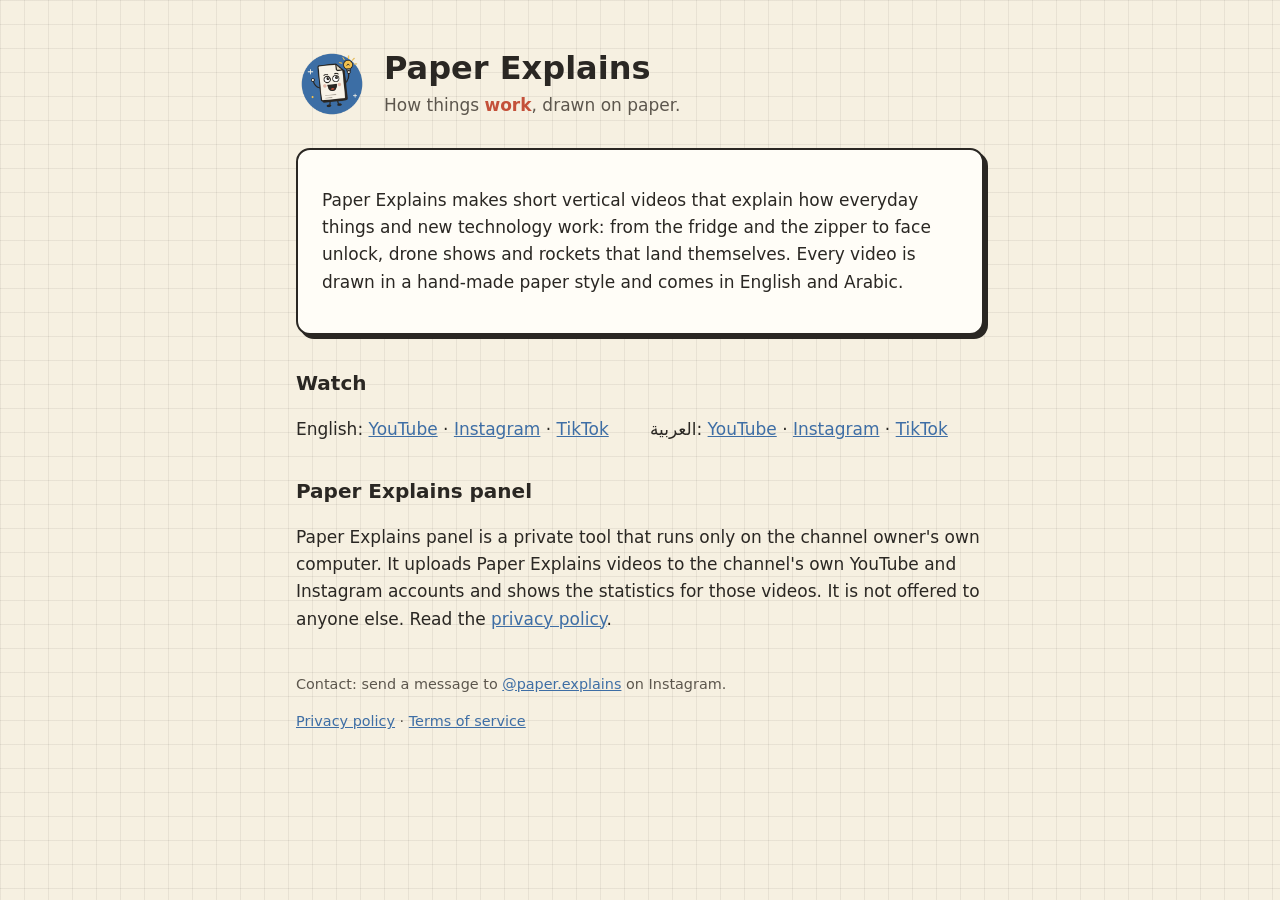
<file: index.html>
<!doctype html>
<html lang="en">
<head>
  <meta charset="utf-8">
  <meta name="viewport" content="width=device-width, initial-scale=1">
  <title>Paper Explains</title>
  <meta name="description" content="Short vertical videos that explain how everyday things and new technology work, in English and Arabic.">
  <link rel="icon" href="logo.png">
  <link rel="stylesheet" href="style.css">
</head>
<body>
  <main>
    <header>
      <img src="logo.png" alt="Paper Explains logo">
      <div>
        <h1>Paper Explains</h1>
        <p class="tag">How things <mark>work</mark>, drawn on paper.</p>
      </div>
    </header>

    <div class="card">
      <p>Paper Explains makes short vertical videos that explain how everyday things and new technology work: from the fridge and the zipper to face unlock, drone shows and rockets that land themselves. Every video is drawn in a hand-made paper style and comes in English and Arabic.</p>
    </div>

    <h2>Watch</h2>
    <ul class="links">
      <li>English: <a href="https://www.youtube.com/channel/UCOVHltXaTTSHjXgj39VYdLQ">YouTube</a> · <a href="https://www.instagram.com/paper.explains/">Instagram</a> · <a href="https://www.tiktok.com/@paper.explains">TikTok</a></li>
      <li>العربية: <a href="https://www.youtube.com/channel/UCtAqA2iCUgrPzvF_600OQLg">YouTube</a> · <a href="https://www.instagram.com/paper.explains.ar/">Instagram</a> · <a href="https://www.tiktok.com/@paper.explains.ar">TikTok</a></li>
    </ul>

    <h2>Paper Explains panel</h2>
    <p>Paper Explains panel is a private tool that runs only on the channel owner's own computer. It uploads Paper Explains videos to the channel's own YouTube and Instagram accounts and shows the statistics for those videos. It is not offered to anyone else. Read the <a href="privacy.html">privacy policy</a>.</p>

    <footer>
      <p>Contact: send a message to <a href="https://www.instagram.com/paper.explains/">@paper.explains</a> on Instagram.</p>
      <p><a href="privacy.html">Privacy policy</a> · <a href="terms.html">Terms of service</a></p>
    </footer>
  </main>
</body>
</html>
</file>
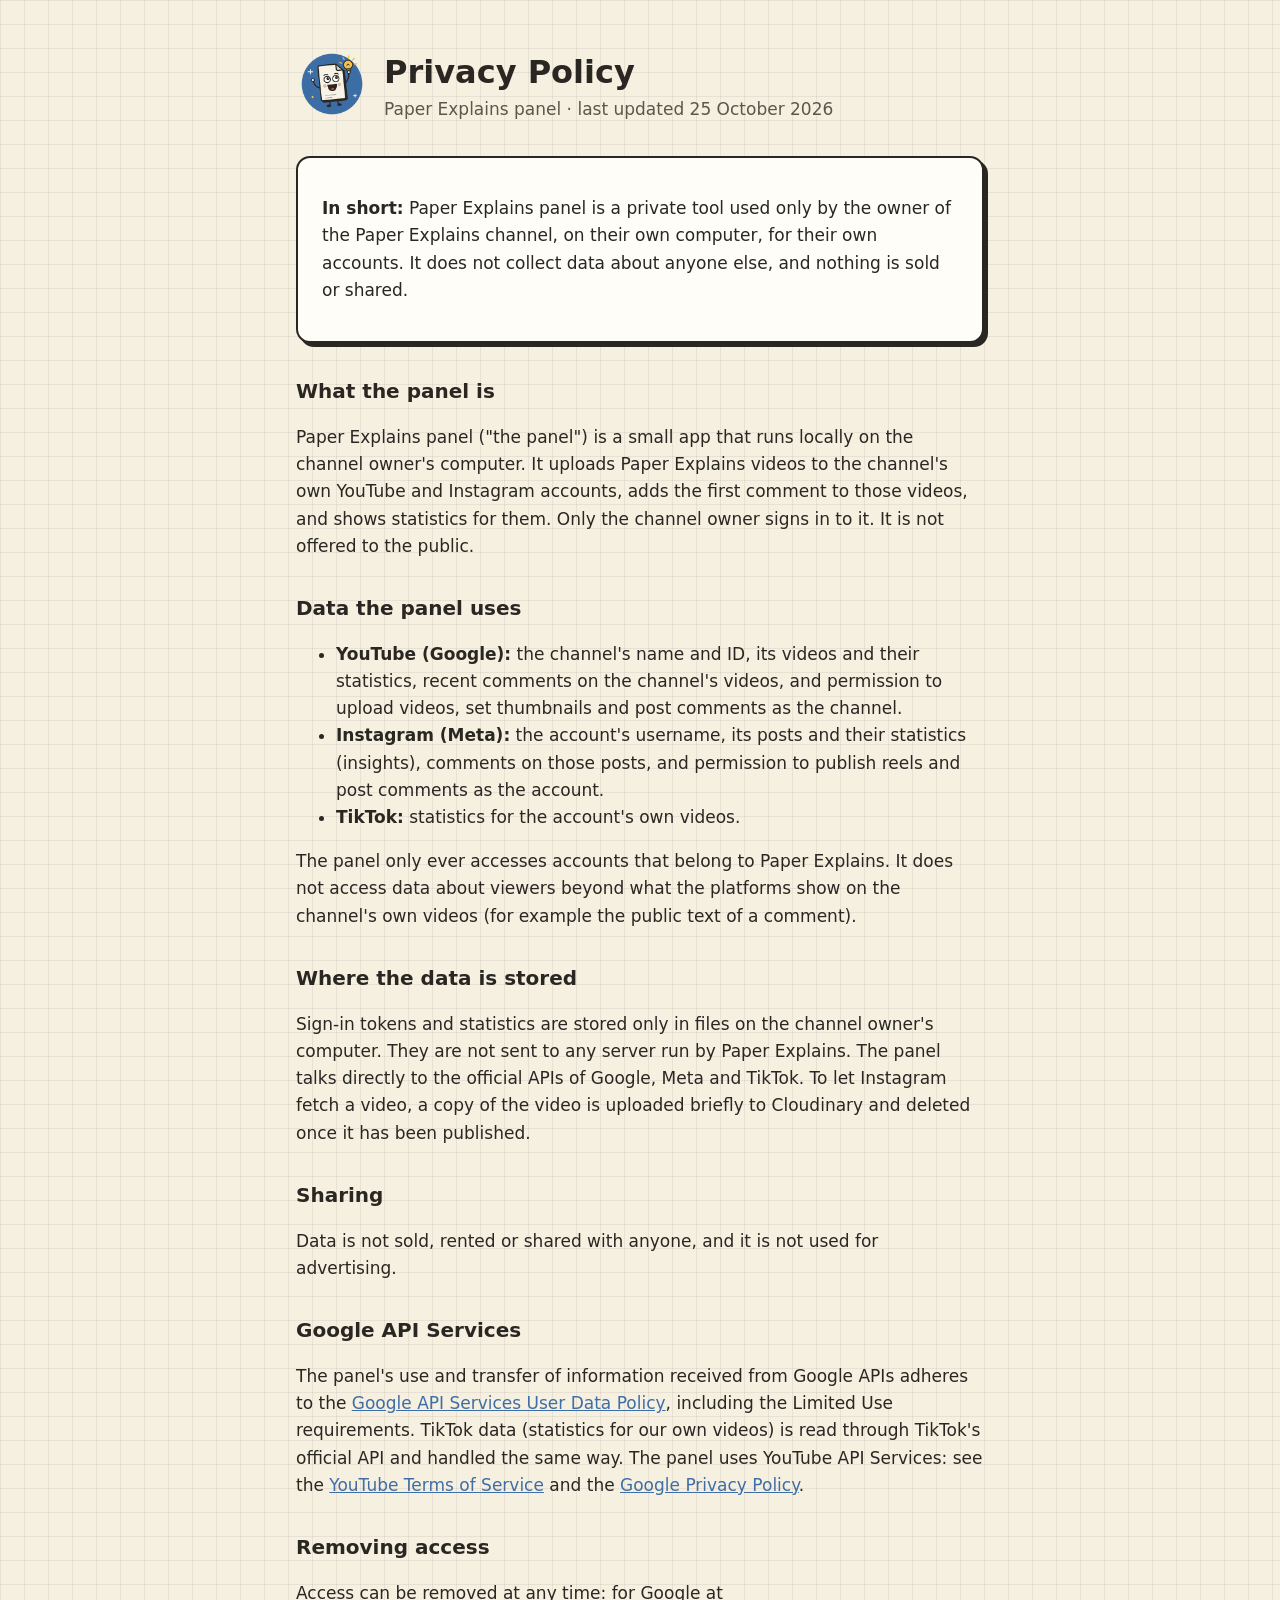
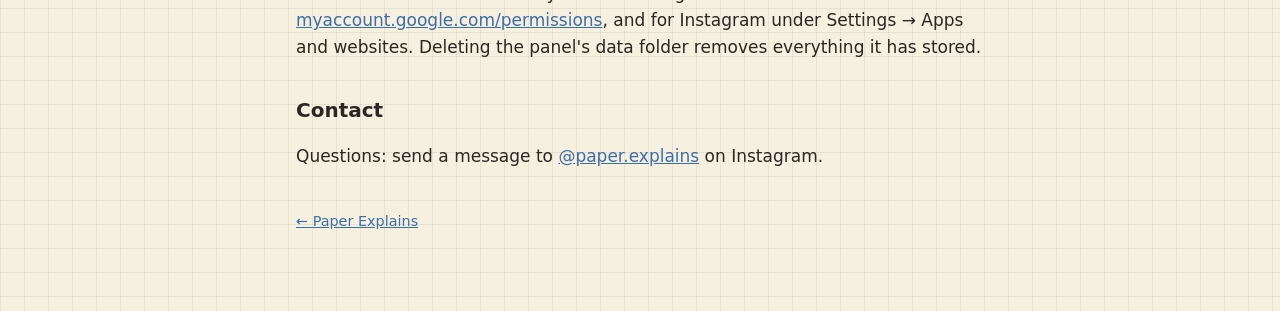
<file: privacy.html>
<!doctype html>
<html lang="en">
<head>
  <meta charset="utf-8">
  <meta name="viewport" content="width=device-width, initial-scale=1">
  <title>Privacy Policy – Paper Explains</title>
  <meta name="description" content="Privacy policy for Paper Explains panel, a private tool used only by the Paper Explains channel owner.">
  <link rel="icon" href="logo.png">
  <link rel="stylesheet" href="style.css">
</head>
<body>
  <main>
    <header>
      <a href="./"><img src="logo.png" alt="Paper Explains logo"></a>
      <div>
        <h1>Privacy Policy</h1>
        <p class="tag">Paper Explains panel · last updated 25 October 2026</p>
      </div>
    </header>

    <div class="card">
      <p><strong>In short:</strong> Paper Explains panel is a private tool used only by the owner of the Paper Explains channel, on their own computer, for their own accounts. It does not collect data about anyone else, and nothing is sold or shared.</p>
    </div>

    <h2>What the panel is</h2>
    <p>Paper Explains panel ("the panel") is a small app that runs locally on the channel owner's computer. It uploads Paper Explains videos to the channel's own YouTube and Instagram accounts, adds the first comment to those videos, and shows statistics for them. Only the channel owner signs in to it. It is not offered to the public.</p>

    <h2>Data the panel uses</h2>
    <ul>
      <li><strong>YouTube (Google):</strong> the channel's name and ID, its videos and their statistics, recent comments on the channel's videos, and permission to upload videos, set thumbnails and post comments as the channel.</li>
      <li><strong>Instagram (Meta):</strong> the account's username, its posts and their statistics (insights), comments on those posts, and permission to publish reels and post comments as the account.</li>
      <li><strong>TikTok:</strong> statistics for the account's own videos.</li>
    </ul>
    <p>The panel only ever accesses accounts that belong to Paper Explains. It does not access data about viewers beyond what the platforms show on the channel's own videos (for example the public text of a comment).</p>

    <h2>Where the data is stored</h2>
    <p>Sign-in tokens and statistics are stored only in files on the channel owner's computer. They are not sent to any server run by Paper Explains. The panel talks directly to the official APIs of Google, Meta and TikTok. To let Instagram fetch a video, a copy of the video is uploaded briefly to Cloudinary and deleted once it has been published.</p>

    <h2>Sharing</h2>
    <p>Data is not sold, rented or shared with anyone, and it is not used for advertising.</p>

    <h2>Google API Services</h2>
    <p>The panel's use and transfer of information received from Google APIs adheres to the <a href="https://developers.google.com/terms/api-services-user-data-policy">Google API Services User Data Policy</a>, including the Limited Use requirements. TikTok data (statistics for our own videos) is read through TikTok's official API and handled the same way. The panel uses YouTube API Services: see the <a href="https://www.youtube.com/t/terms">YouTube Terms of Service</a> and the <a href="https://policies.google.com/privacy">Google Privacy Policy</a>.</p>

    <h2>Removing access</h2>
    <p>Access can be removed at any time: for Google at <a href="https://myaccount.google.com/permissions">myaccount.google.com/permissions</a>, and for Instagram under Settings → Apps and websites. Deleting the panel's data folder removes everything it has stored.</p>

    <h2>Contact</h2>
    <p>Questions: send a message to <a href="https://www.instagram.com/paper.explains/">@paper.explains</a> on Instagram.</p>

    <footer><p><a href="./">← Paper Explains</a></p></footer>
  </main>
</body>
</html>
</file>
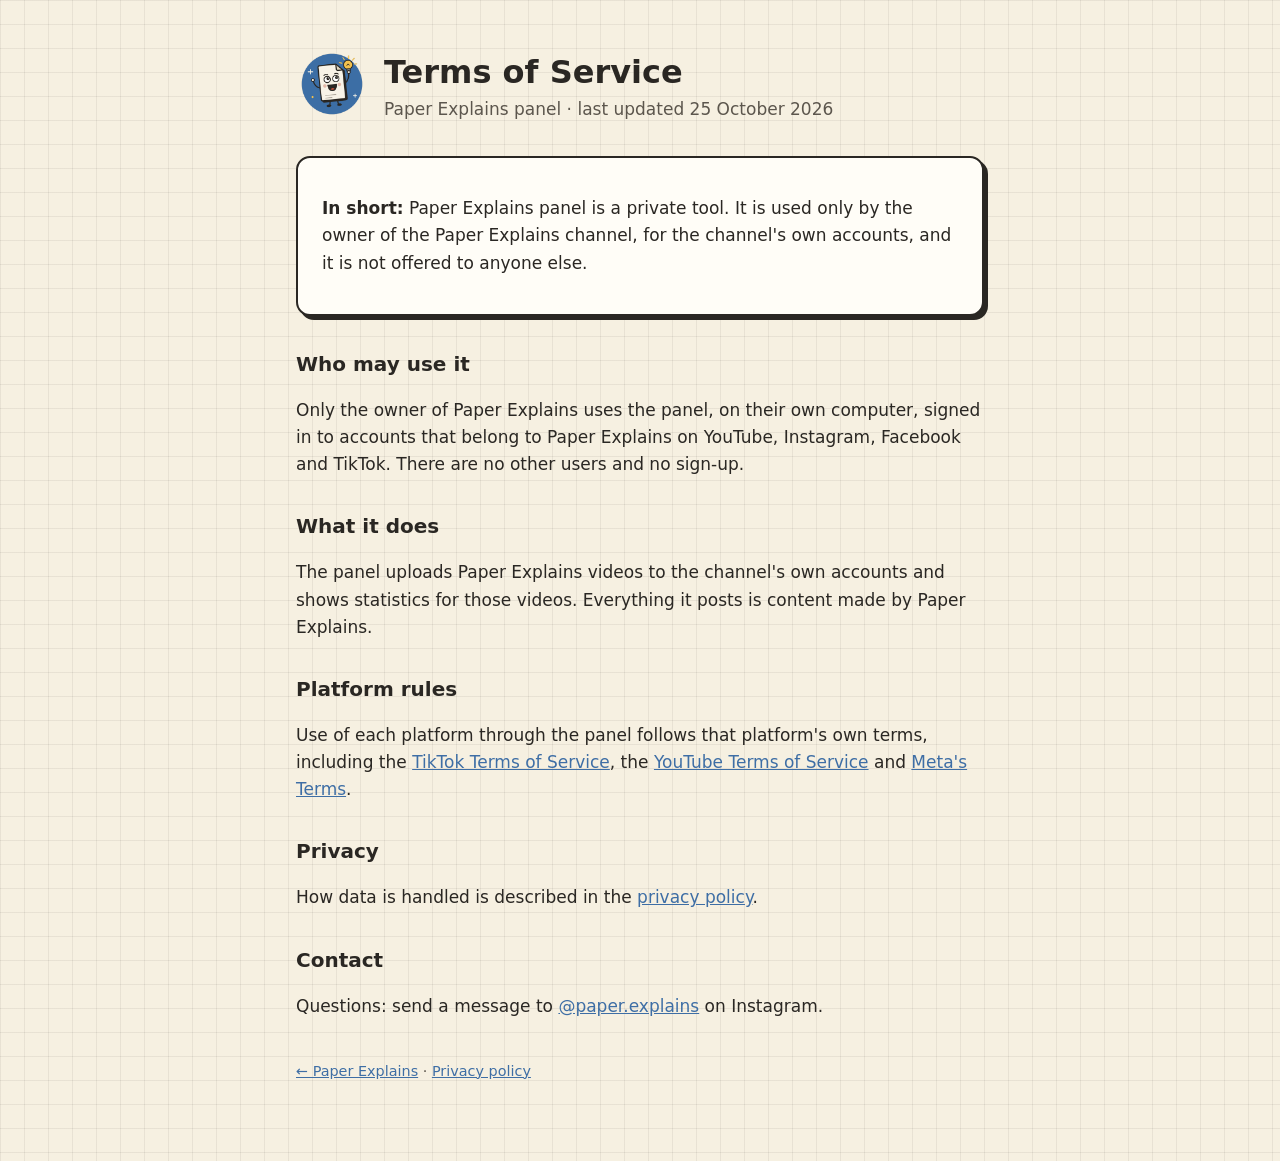
<file: terms.html>
<!doctype html>
<html lang="en">
<head>
  <meta charset="utf-8">
  <meta name="viewport" content="width=device-width, initial-scale=1">
  <title>Terms of Service – Paper Explains</title>
  <meta name="description" content="Terms of service for Paper Explains panel, a private tool used only by the Paper Explains channel owner.">
  <link rel="icon" href="logo.png">
  <link rel="stylesheet" href="style.css">
</head>
<body>
  <main>
    <header>
      <a href="./"><img src="logo.png" alt="Paper Explains logo"></a>
      <div>
        <h1>Terms of Service</h1>
        <p class="tag">Paper Explains panel · last updated 25 October 2026</p>
      </div>
    </header>

    <div class="card">
      <p><strong>In short:</strong> Paper Explains panel is a private tool. It is used only by the owner of the Paper Explains channel, for the channel's own accounts, and it is not offered to anyone else.</p>
    </div>

    <h2>Who may use it</h2>
    <p>Only the owner of Paper Explains uses the panel, on their own computer, signed in to accounts that belong to Paper Explains on YouTube, Instagram, Facebook and TikTok. There are no other users and no sign-up.</p>

    <h2>What it does</h2>
    <p>The panel uploads Paper Explains videos to the channel's own accounts and shows statistics for those videos. Everything it posts is content made by Paper Explains.</p>

    <h2>Platform rules</h2>
    <p>Use of each platform through the panel follows that platform's own terms, including the <a href="https://www.tiktok.com/legal/terms-of-service">TikTok Terms of Service</a>, the <a href="https://www.youtube.com/t/terms">YouTube Terms of Service</a> and <a href="https://www.facebook.com/terms">Meta's Terms</a>.</p>

    <h2>Privacy</h2>
    <p>How data is handled is described in the <a href="privacy.html">privacy policy</a>.</p>

    <h2>Contact</h2>
    <p>Questions: send a message to <a href="https://www.instagram.com/paper.explains/">@paper.explains</a> on Instagram.</p>

    <footer><p><a href="./">← Paper Explains</a> · <a href="privacy.html">Privacy policy</a></p></footer>
  </main>
</body>
</html>
</file>
<file: style.css>
:root {
  --paper: #f6f0e1;
  --grid: rgba(42, 39, 35, 0.07);
  --ink: #2a2723;
  --ink-2: #5c564d;
  --red: #c4513a;
  --blue: #3e6ea5;
  --card: #fffdf7;
}
* { box-sizing: border-box; }
body {
  margin: 0;
  color: var(--ink);
  background-color: var(--paper);
  background-image: linear-gradient(var(--grid) 1px, transparent 1px), linear-gradient(90deg, var(--grid) 1px, transparent 1px);
  background-size: 24px 24px;
  font: 17px/1.6 "Nunito", system-ui, -apple-system, "Segoe UI", sans-serif;
}
main { max-width: 720px; margin: 0 auto; padding: 48px 16px 64px; }
header { display: flex; align-items: center; gap: 16px; margin-bottom: 28px; }
header img { width: 72px; height: 72px; }
header a { color: inherit; text-decoration: none; }
h1 { font-size: 2rem; line-height: 1.2; margin: 0; }
h2 { font-size: 1.25rem; margin: 32px 0 8px; }
.tag { color: var(--ink-2); margin: 4px 0 0; }
.card { background: var(--card); border: 2px solid var(--ink); border-radius: 14px; padding: 20px 24px; margin: 20px 0; box-shadow: 4px 4px 0 var(--ink); }
a { color: var(--blue); }
.links { display: grid; grid-template-columns: repeat(auto-fit, minmax(200px, 1fr)); gap: 8px 20px; padding: 0; list-style: none; }
.muted { color: var(--ink-2); font-size: 0.9rem; }
footer { margin-top: 40px; color: var(--ink-2); font-size: 0.9rem; }
mark { background: none; color: var(--red); font-weight: 700; }
</file>
